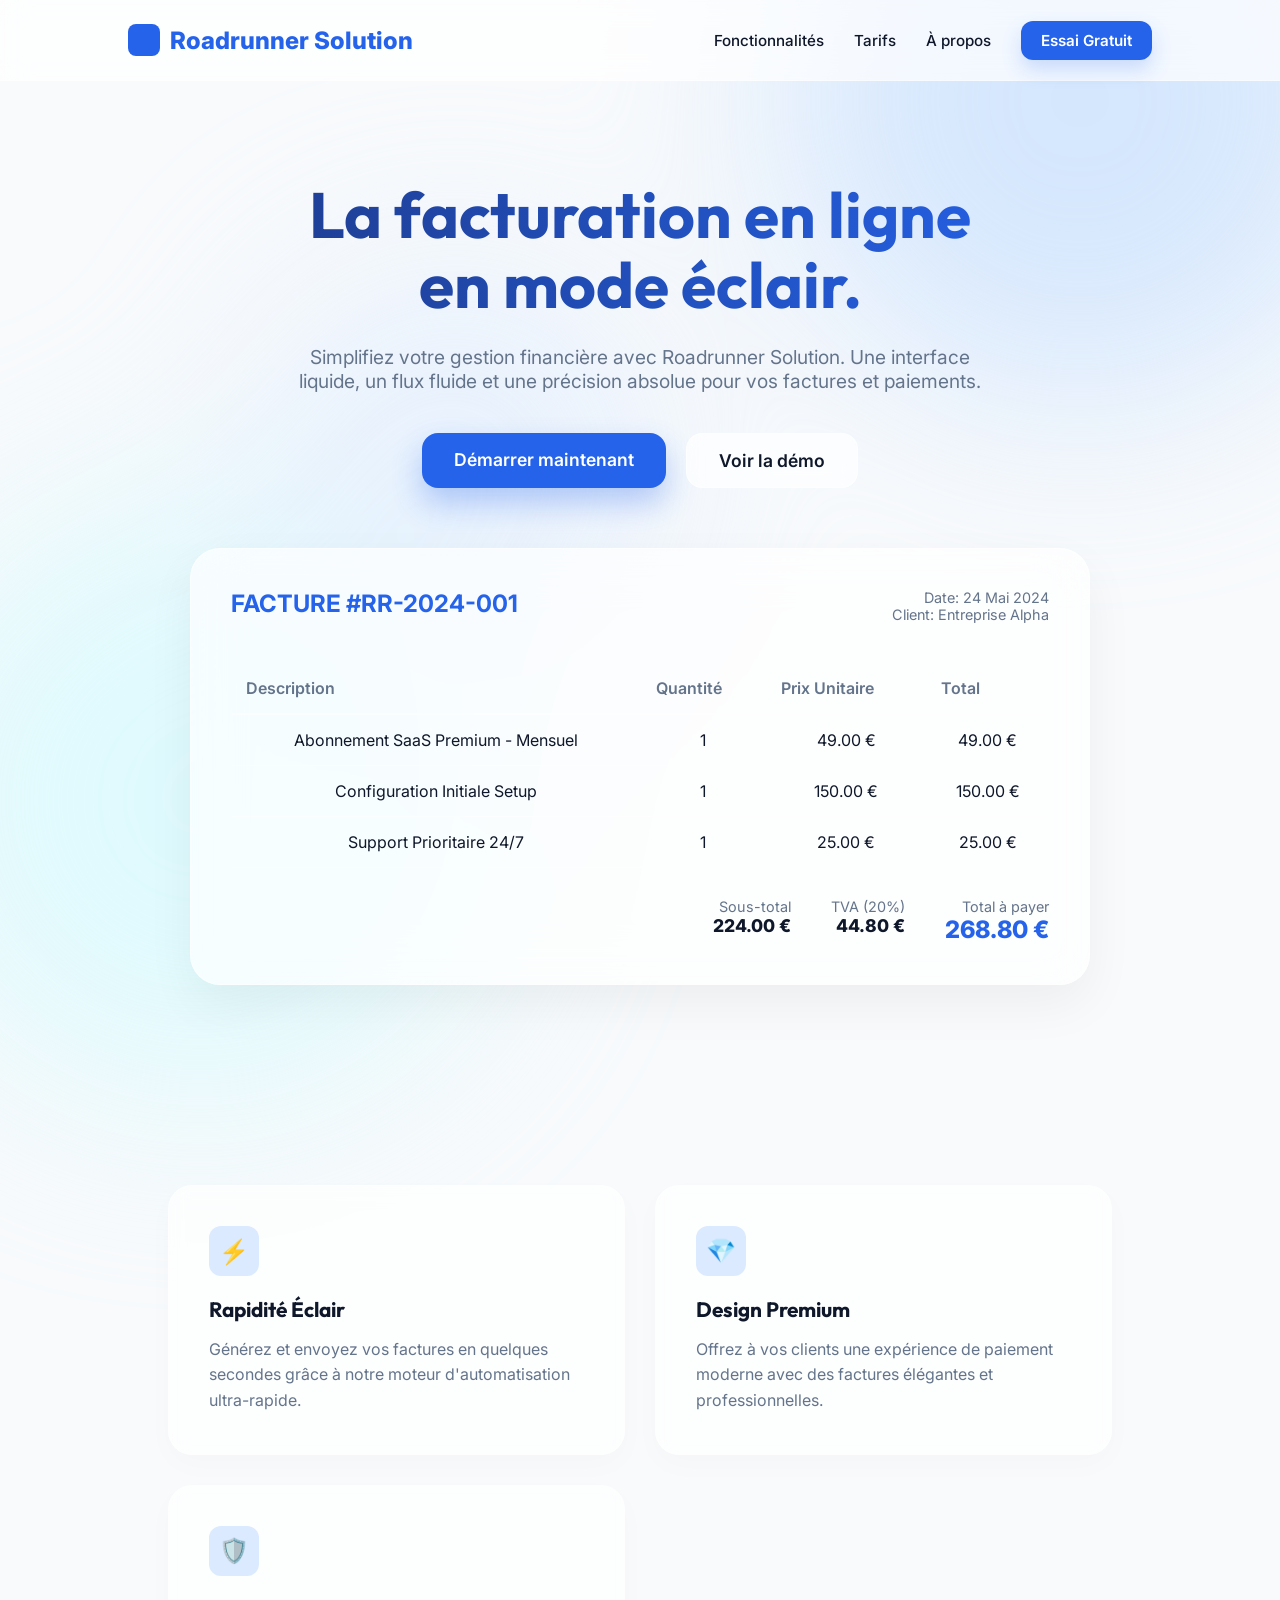
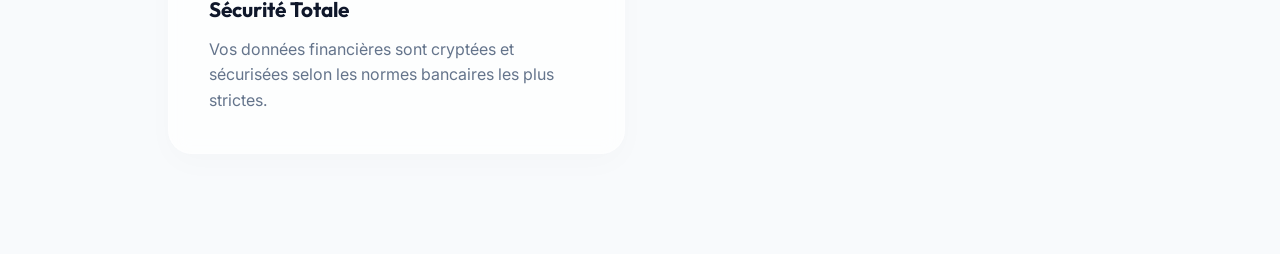
<file: roadrunner.html>
<!DOCTYPE html>
<html lang="fr">
<head>
    <meta charset="UTF-8">
    <meta name="viewport" content="width=device-width, initial-scale=1.0">
    <title>Roadrunner Solution | Facturation Intelligente</title>
    <link href="https://fonts.googleapis.com/css2?family=Inter:wght@300;400;600;800&family=Outfit:wght@400;700&display=swap" rel="stylesheet">
    <style>
        :root {
            --primary: #2563eb;
            --primary-dark: #1d4ed8;
            --accent: #06b6d4;
            --bg-light: #f8fafc;
            --glass: rgba(255, 255, 255, 0.7);
            --glass-border: rgba(255, 255, 255, 0.4);
            --text-main: #0f172a;
            --text-muted: #64748b;
            --shadow: 0 20px 50px rgba(0,0,0,0.05);
        }

        * { margin: 0; padding: 0; box-sizing: border-box; font-family: 'Inter', sans-serif; }
        h1, h2, h3 { font-family: 'Outfit', sans-serif; }

        body {
            background: var(--bg-light);
            color: var(--text-main);
            overflow-x: hidden;
            min-height: 100vh;
        }

        /* Background Liquid Elements */
        .liquid-bg {
            position: fixed;
            top: 0; left: 0; width: 100%; height: 100%;
            z-index: -1;
            filter: blur(100px);
            opacity: 0.6;
        }
        .blob {
            position: absolute;
            width: 600px;
            height: 600px;
            border-radius: 50%;
            animation: move 20s infinite alternate;
        }
        .blob-1 { top: -200px; right: -100px; background: #bfdbfe; }
        .blob-2 { bottom: -200px; left: -100px; background: #cffafe; }
        .blob-3 { top: 30%; left: 20%; background: #dbeafe; width: 400px; height: 400px; }

        @keyframes move {
            from { transform: translate(0, 0) scale(1); }
            to { transform: translate(100px, 50px) scale(1.1); }
        }

        /* Navigation */
        nav {
            display: flex;
            justify-content: space-between;
            align-items: center;
            padding: 1.5rem 10%;
            position: fixed;
            width: 100%;
            top: 0;
            z-index: 1000;
            background: var(--glass);
            backdrop-filter: blur(15px);
            border-bottom: 1px solid var(--glass-border);
        }
        .logo {
            font-size: 1.5rem;
            font-weight: 800;
            color: var(--primary);
            display: flex;
            align-items: center;
            gap: 10px;
        }
        .logo-icon {
            width: 32px;
            height: 32px;
            background: var(--primary);
            border-radius: 8px;
        }
        .nav-links { display: flex; gap: 30px; list-style: none; }
        .nav-links a {
            text-decoration: none;
            color: var(--text-main);
            font-weight: 500;
            font-size: 0.95rem;
            transition: 0.3s;
        }
        .nav-links a:hover { color: var(--primary); }
        .btn-nav {
            background: var(--primary);
            color: white !important;
            padding: 10px 20px;
            border-radius: 12px;
            font-weight: 600 !important;
            box-shadow: 0 10px 20px rgba(37, 99, 235, 0.2);
        }

        /* Hero Section */
        .hero {
            padding: 180px 10% 100px;
            text-align: center;
            max-width: 1200px;
            margin: 0 auto;
        }
        .hero h1 {
            font-size: 4rem;
            line-height: 1.1;
            margin-bottom: 1.5rem;
            background: linear-gradient(to right, #1e3a8a, #2563eb);
            -webkit-background-clip: text;
            -webkit-text-fill-color: transparent;
        }
        .hero p {
            font-size: 1.2rem;
            color: var(--text-muted);
            margin-bottom: 2.5rem;
            max-width: 700px;
            margin-left: auto;
            margin-right: auto;
        }
        .cta-group {
            display: flex;
            justify-content: center;
            gap: 20px;
        }
        .btn-main {
            padding: 16px 32px;
            border-radius: 16px;
            font-size: 1.1rem;
            font-weight: 600;
            cursor: pointer;
            transition: 0.3s;
            text-decoration: none;
        }
        .btn-primary {
            background: var(--primary);
            color: white;
            border: none;
            box-shadow: 0 15px 30px rgba(37, 99, 235, 0.3);
        }
        .btn-primary:hover { transform: translateY(-3px); background: var(--primary-dark); }
        .btn-secondary {
            background: var(--glass);
            color: var(--text-main);
            border: 1px solid var(--glass-border);
            backdrop-filter: blur(10px);
        }
        .btn-secondary:hover { background: rgba(255,255,255,0.9); }

        /* Billing Preview Section */
        .preview-container {
            margin-top: 60px;
            position: relative;
            display: flex;
            justify-content: center;
        }
        .billing-card {
            background: var(--glass);
            backdrop-filter: blur(25px);
            border: 1px solid var(--glass-border);
            border-radius: 30px;
            width: 100%;
            max-width: 900px;
            padding: 40px;
            box-shadow: var(--shadow);
            animation: float 6s ease-in-out infinite;
        }
        @keyframes float {
            0%, 100% { transform: translateY(0); }
            50% { transform: translateY(-20px); }
        }
        .invoice-header {
            display: flex;
            justify-content: space-between;
            margin-bottom: 40px;
        }
        .invoice-title { font-size: 1.5rem; font-weight: 700; color: var(--primary); }
        .invoice-details { text-align: right; color: var(--text-muted); font-size: 0.9rem; }
        
        .invoice-table {
            width: 100%;
            border-collapse: collapse;
            margin-bottom: 30px;
        }
        .invoice-table th {
            text-align: left;
            padding: 15px;
            border-bottom: 2px solid var(--glass-border);
            color: var(--text-muted);
            font-weight: 600;
        }
        .invoice-table td {
            padding: 15px;
            border-bottom: 1px solid var(--glass-border);
        }
        .total-section {
            display: flex;
            justify-content: flex-end;
            gap: 40px;
            margin-top: 20px;
        }
        .total-item { text-align: right; }
        .total-label { color: var(--text-muted); font-size: 0.9rem; }
        .total-value { font-size: 1.5rem; font-weight: 800; color: var(--primary); }

        /* Features Section */
        .features {
            padding: 100px 10%;
            display: grid;
            grid-template-columns: repeat(auto-fit, minmax(300px, 1fr));
            gap: 30px;
            max-width: 1200px;
            margin: 0 auto;
        }
        .feature-card {
            background: var(--glass);
            backdrop-filter: blur(10px);
            border: 1px solid var(--glass-border);
            padding: 40px;
            border-radius: 24px;
            transition: 0.3s;
            box-shadow: 0 10px 30px rgba(0,0,0,0.02);
        }
        .feature-card:hover { transform: translateY(-10px); background: white; box-shadow: var(--shadow); }
        .feature-icon {
            width: 50px;
            height: 50px;
            background: #dbeafe;
            color: var(--primary);
            border-radius: 12px;
            display: flex;
            align-items: center;
            justify-content: center;
            margin-bottom: 20px;
            font-size: 1.5rem;
        }
        .feature-card h3 { margin-bottom: 15px; font-size: 1.3rem; }
        .feature-card p { color: var(--text-muted); line-height: 1.6; }

        @media (max-width: 768px) {
            .hero h1 { font-size: 2.5rem; }
            .nav-links { display: none; }
            .cta-group { flex-direction: column; }
        }
    </style>
</head>
<body>

    <div class="liquid-bg">
        <div class="blob blob-1"></div>
        <div class="blob blob-2"></div>
        <div class="blob blob-3"></div>
    </div>

    <nav>
        <div class="logo">
            <div class="logo-icon"></div>
            Roadrunner Solution
        </div>
        <ul class="nav-links">
            <li><a href="#features">Fonctionnalités</a></li>
            <li><a href="#pricing">Tarifs</a></li>
            <li><a href="#about">À propos</a></li>
            <li><a href="#" class="btn-nav">Essai Gratuit</a></li>
        </ul>
    </nav>

    <section class="hero">
        <h1>La facturation en ligne <br>en mode éclair.</h1>
        <p>Simplifiez votre gestion financière avec Roadrunner Solution. Une interface liquide, un flux fluide et une précision absolue pour vos factures et paiements.</p>
        <div class="cta-group">
            <a href="#" class="btn-main btn-primary">Démarrer maintenant</a>
            <a href="#" class="btn-main btn-secondary">Voir la démo</a>
        </div>

        <div class="preview-container">
            <div class="billing-card">
                <div class="invoice-header">
                    <div class="invoice-title">FACTURE #RR-2024-001</div>
                    <div class="invoice-details">
                        Date: 24 Mai 2024<br>
                        Client: Entreprise Alpha
                    </div>
                </div>
                <table class="invoice-table">
                    <thead>
                        <tr>
                            <th>Description</th>
                            <th>Quantité</th>
                            <th>Prix Unitaire</th>
                            <th>Total</th>
                        </tr>
                    </thead>
                    <tbody>
                        <tr>
                            <td>Abonnement SaaS Premium - Mensuel</td>
                            <td>1</td>
                            <td>49.00 €</td>
                            <td>49.00 €</td>
                        </tr>
                        <tr>
                            <td>Configuration Initiale Setup</td>
                            <td>1</td>
                            <td>150.00 €</td>
                            <td>150.00 €</td>
                        </tr>
                        <tr>
                            <td>Support Prioritaire 24/7</td>
                            <td>1</td>
                            <td>25.00 €</td>
                            <td>25.00 €</td>
                        </tr>
                    </tbody>
                </table>
                <div class="total-section">
                    <div class="total-item">
                        <div class="total-label">Sous-total</div>
                        <div class="total-value" style="font-size: 1.1rem; color: var(--text-main);">224.00 €</div>
                    </div>
                    <div class="total-item">
                        <div class="total-label">TVA (20%)</div>
                        <div class="total-value" style="font-size: 1.1rem; color: var(--text-main);">44.80 €</div>
                    </div>
                    <div class="total-item">
                        <div class="total-label">Total à payer</div>
                        <div class="total-value">268.80 €</div>
                    </div>
                </div>
            </div>
        </div>
    </section>

    <section class="features" id="features">
        <div class="feature-card">
            <div class="feature-icon">⚡</div>
            <h3>Rapidité Éclair</h3>
            <p>Générez et envoyez vos factures en quelques secondes grâce à notre moteur d'automatisation ultra-rapide.</p>
        </div>
        <div class="feature-card">
            <div class="feature-icon">💎</div>
            <h3>Design Premium</h3>
            <p>Offrez à vos clients une expérience de paiement moderne avec des factures élégantes et professionnelles.</p>
        </div>
        <div class="feature-card">
            <div class="feature-icon">🛡️</div>
            <h3>Sécurité Totale</h3>
            <p>Vos données financières sont cryptées et sécurisées selon les normes bancaires les plus strictes.</p>
        </div>
    </section>

</body>
</html>
</file>
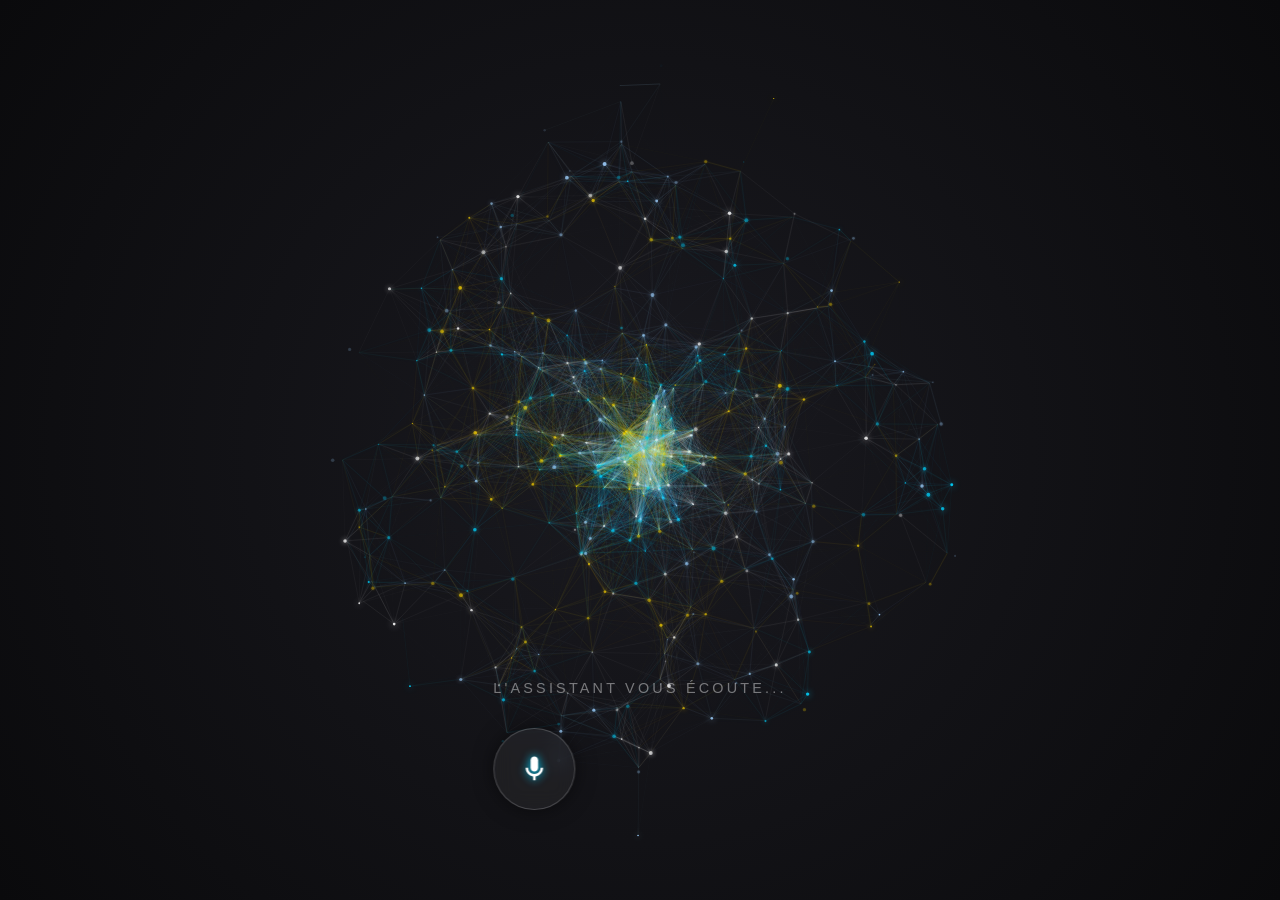
<file: voice_assistant.html>
<!DOCTYPE html>
<html lang="fr">
<head>
    <meta charset="UTF-8">
    <meta name="viewport" content="width=device-width, initial-scale=1.0">
    <title>Lumière Express - Neural Interface</title>
    <style>
        :root {
            --bg-color: #0a0a0c;
            --accent-blue: #00d4ff;
            --accent-gold: #ffd700;
            --accent-white: #ffffff;
            --text-color: rgba(255, 255, 255, 0.7);
        }

        body, html {
            margin: 0;
            padding: 0;
            width: 100%;
            height: 100%;
            overflow: hidden;
            background-color: var(--bg-color);
            font-family: 'Inter', -apple-system, BlinkMacSystemFont, "Segoe UI", Roboto, sans-serif;
        }

        #canvas-container {
            position: relative;
            width: 100vw;
            height: 100vh;
            background: radial-gradient(circle at center, #1a1a20 0%, #0a0a0c 100%);
            display: flex;
            justify-content: center;
            align-items: center;
        }

        canvas {
            position: absolute;
            top: 0;
            left: 0;
            width: 100%;
            height: 100%;
        }

        .ui-overlay {
            position: absolute;
            bottom: 10%;
            left: 50%;
            transform: translateX(-50%);
            text-align: center;
            z-index: 10;
            pointer-events: none;
        }

        .status-text {
            color: var(--text-color);
            font-size: 0.9rem;
            letter-spacing: 0.2rem;
            text-transform: uppercase;
            font-weight: 300;
            margin-bottom: 2rem;
            opacity: 0.6;
            transition: opacity 0.5s ease;
        }

        .mic-button {
            pointer-events: all;
            width: 80px;
            height: 80px;
            border-radius: 50%;
            background: rgba(255, 255, 255, 0.05);
            border: 1px solid rgba(255, 255, 255, 0.2);
            cursor: pointer;
            position: relative;
            display: flex;
            justify-content: center;
            align-items: center;
            transition: all 0.3s ease;
            box-shadow: 0 0 20px rgba(0, 0, 0, 0.5);
            backdrop-filter: blur(10px);
        }

        .mic-button:hover {
            border-color: var(--accent-blue);
            box-shadow: 0 0 30px rgba(0, 212, 255, 0.2);
        }

        .mic-button svg {
            width: 30px;
            height: 30px;
            fill: white;
            filter: drop-shadow(0 0 5px var(--accent-blue));
        }

        .halo {
            position: absolute;
            width: 100%;
            height: 100%;
            border-radius: 50%;
            border: 2px solid var(--accent-blue);
            animation: pulse 2s infinite;
            opacity: 0;
            pointer-events: none;
        }

        .active .halo {
            opacity: 1;
        }

        @keyframes pulse {
            0% { transform: scale(1); opacity: 0.5; }
            100% { transform: scale(1.8); opacity: 0; }
        }
    </style>
</head>
<body>

<div id="canvas-container">
    <canvas id="networkCanvas"></canvas>
    
    <div class="ui-overlay">
        <div class="status-text" id="status">L'assistant vous écoute...</div>
        <div class="mic-button" id="micBtn">
            <div class="halo"></div>
            <svg viewBox="0 0 24 24"><path d="M12 14c1.66 0 3-1.34 3-3V5c0-1.66-1.34-3-3-3S9 3.34 9 5v6c0 1.66 1.34 3 3 3z"/><path d="M17 11c0 2.76-2.24 5-5 5s-5-2.24-5-5H5c0 3.53 2.61 6.43 6 6.92V21h2v-3.08c3.39-.49 6-3.39 6-6.92h-2z"/></svg>
        </div>
    </div>
</div>

<script>
    const canvas = document.getElementById('networkCanvas');
    const ctx = canvas.getContext('2d');
    const micBtn = document.getElementById('micBtn');
    const statusText = document.getElementById('status');

    let width, height, centerX, centerY;
    let particles = [];
    let audioContext, analyser, dataArray;
    let isListening = false;
    let volume = 0;

    const PARTICLE_COUNT = 400; // Plus dense pour l'effet "massive web"
    const CONNECTION_DIST = 100;
    const COLORS = ['#00d4ff', '#ffffff', '#ffd700', '#a2d2ff'];

    function resize() {
        width = window.innerWidth;
        height = window.innerHeight;
        canvas.width = width;
        canvas.height = height;
        centerX = width / 2;
        centerY = height / 2;
    }

    window.addEventListener('resize', resize);
    resize();

    class Particle {
        constructor() {
            this.reset();
        }

        reset() {
            // Distribution sphérique fractale
            const theta = Math.random() * Math.PI * 2;
            const phi = Math.acos((Math.random() * 2) - 1);
            const r = Math.random() * 300;

            this.x = centerX + r * Math.sin(phi) * Math.cos(theta);
            this.y = centerY + r * Math.sin(phi) * Math.sin(theta);
            this.z = r * Math.cos(phi); // Profondeur simulée
            
            this.baseR = r;
            this.vx = (Math.random() - 0.5) * 0.2;
            this.vy = (Math.random() - 0.5) * 0.2;
            this.radius = Math.random() * 1.5 + 0.5;
            this.color = COLORS[Math.floor(Math.random() * COLORS.length)];
        }

        update() {
            this.x += this.vx;
            this.y += this.vy;

            // Retour vers le centre pour maintenir la structure sphérique
            const dx = this.x - centerX;
            const dy = this.y - centerY;
            const dist = Math.sqrt(dx*dx + dy*dy);
            
            // Réaction au volume audio
            const audioPush = volume * 1.5;
            const targetDist = this.baseR + audioPush;
            
            const force = (targetDist - dist) * 0.01;
            this.vx += (dx / dist) * force;
            this.vy += (dy / dist) * force;

            // Friction
            this.vx *= 0.98;
            this.vy *= 0.98;

            if (dist > 600) this.reset();
        }

        draw() {
            const opacity = Math.min(1, (this.z + 300) / 600);
            ctx.beginPath();
            ctx.arc(this.x, this.y, this.radius, 0, Math.PI * 2);
            ctx.fillStyle = this.color;
            ctx.globalAlpha = opacity;
            ctx.shadowBlur = 8 * opacity;
            ctx.shadowColor = this.color;
            ctx.fill();
        }
    }

    function init() {
        particles = [];
        for (let i = 0; i < PARTICLE_COUNT; i++) {
            particles.push(new Particle());
        }
    }

    async function setupAudio() {
        try {
            const stream = await navigator.mediaDevices.getUserMedia({ audio: true });
            audioContext = new (window.AudioContext || window.webkitAudioContext)();
            analyser = audioContext.createAnalyser();
            analyser.fftSize = 256;
            const source = audioContext.createMediaStreamSource(stream);
            source.connect(analyser);
            dataArray = new Uint8Array(analyser.frequencyBinCount);
            return true;
        } catch (err) {
            console.error("Audio error:", err);
            return false;
        }
    }

    function animate() {
        ctx.clearRect(0, 0, width, height);
        
        if (isListening && analyser) {
            analyser.getByteFrequencyData(dataArray);
            let sum = 0;
            for(let i = 0; i < dataArray.length; i++) sum += dataArray[i];
            const targetVolume = sum / dataArray.length;
            volume += (targetVolume - volume) * 0.1; // Interpolation douce
        } else {
            volume += (0 - volume) * 0.05;
        }

        // Trier les particules par Z pour un effet de profondeur
        particles.sort((a, b) => b.z - a.z);

        for (let i = 0; i < particles.length; i++) {
            const p1 = particles[i];
            p1.update();
            p1.draw();

            for (let j = i + 1; j < particles.length; j++) {
                const p2 = particles[j];
                const dx = p1.x - p2.x;
                const dy = p1.y - p2.y;
                const distSq = dx*dx + dy*dy;

                if (distSq < CONNECTION_DIST * CONNECTION_DIST) {
                    const dist = Math.sqrt(distSq);
                    ctx.beginPath();
                    ctx.strokeStyle = p1.color;
                    ctx.globalAlpha = (1 - dist / CONNECTION_DIST) * 0.2;
                    ctx.lineWidth = 0.5;
                    ctx.moveTo(p1.x, p1.y);
                    ctx.lineTo(p2.x, p2.y);
                    ctx.stroke();
                }
            }
        }
        
        ctx.globalAlpha = 1;
        ctx.shadowBlur = 0;
        requestAnimationFrame(animate);
    }

    micBtn.addEventListener('click', async () => {
        if (!isListening) {
            const success = await setupAudio();
            if (success) {
                isListening = true;
                micBtn.classList.add('active');
                statusText.style.opacity = "1";
                statusText.innerText = "L'assistant vous écoute...";
            }
        } else {
            isListening = false;
            micBtn.classList.remove('active');
            statusText.style.opacity = "0.6";
            statusText.innerText = "L'assistant est en veille";
        }
    });

    init();
    animate();
</script>
</body>
</html>
</file>
